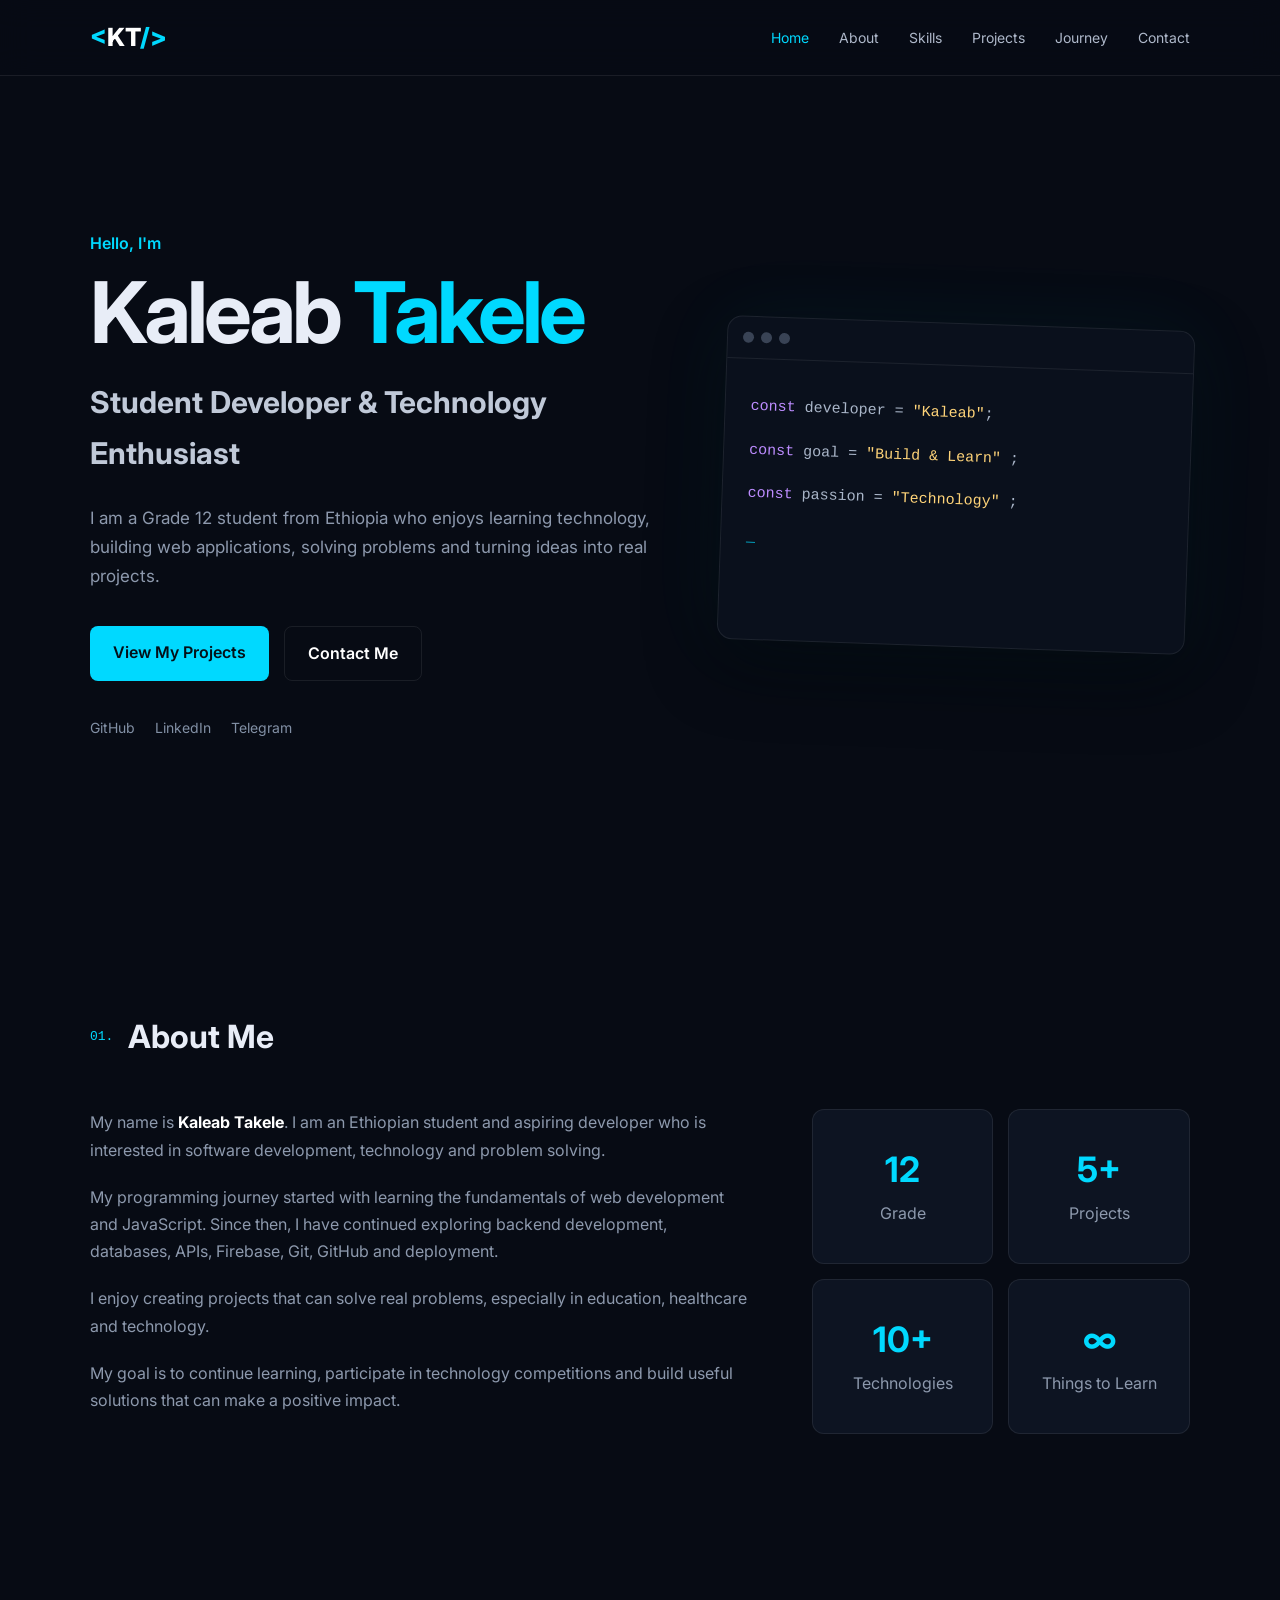
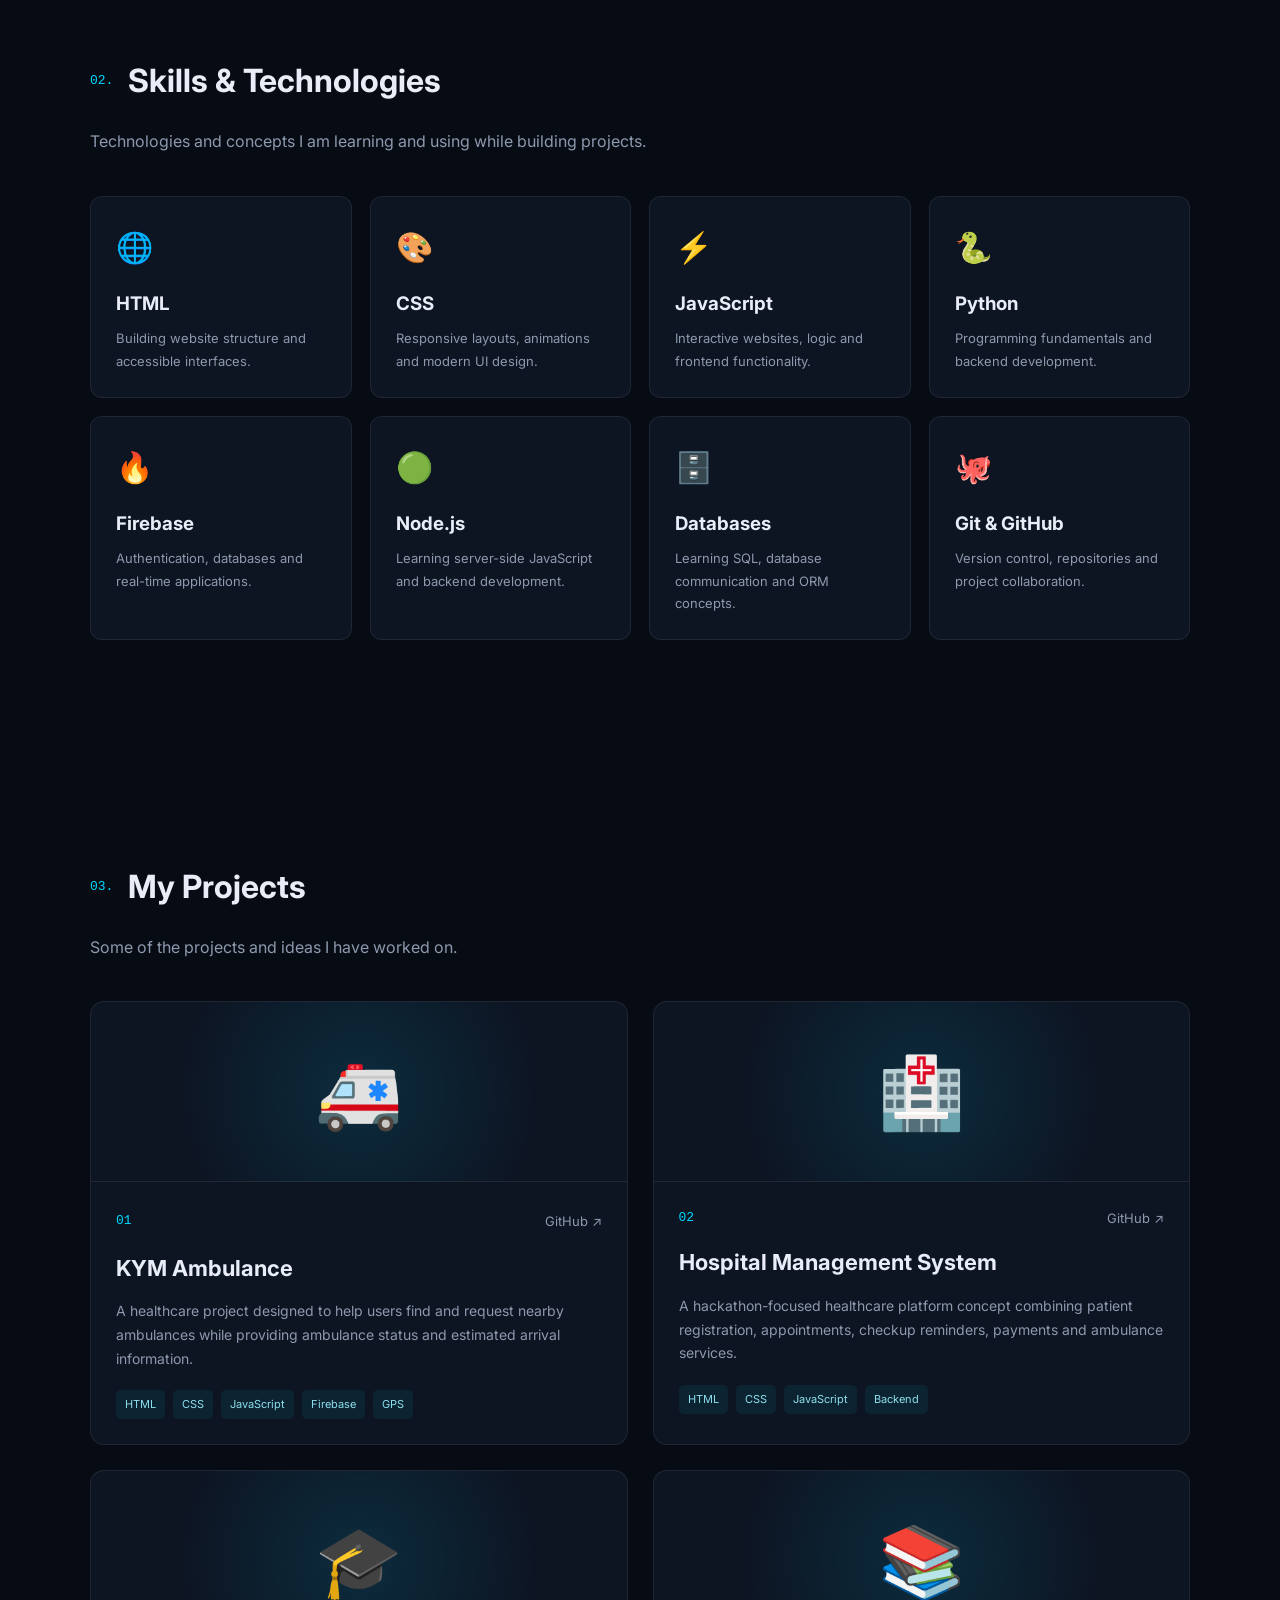
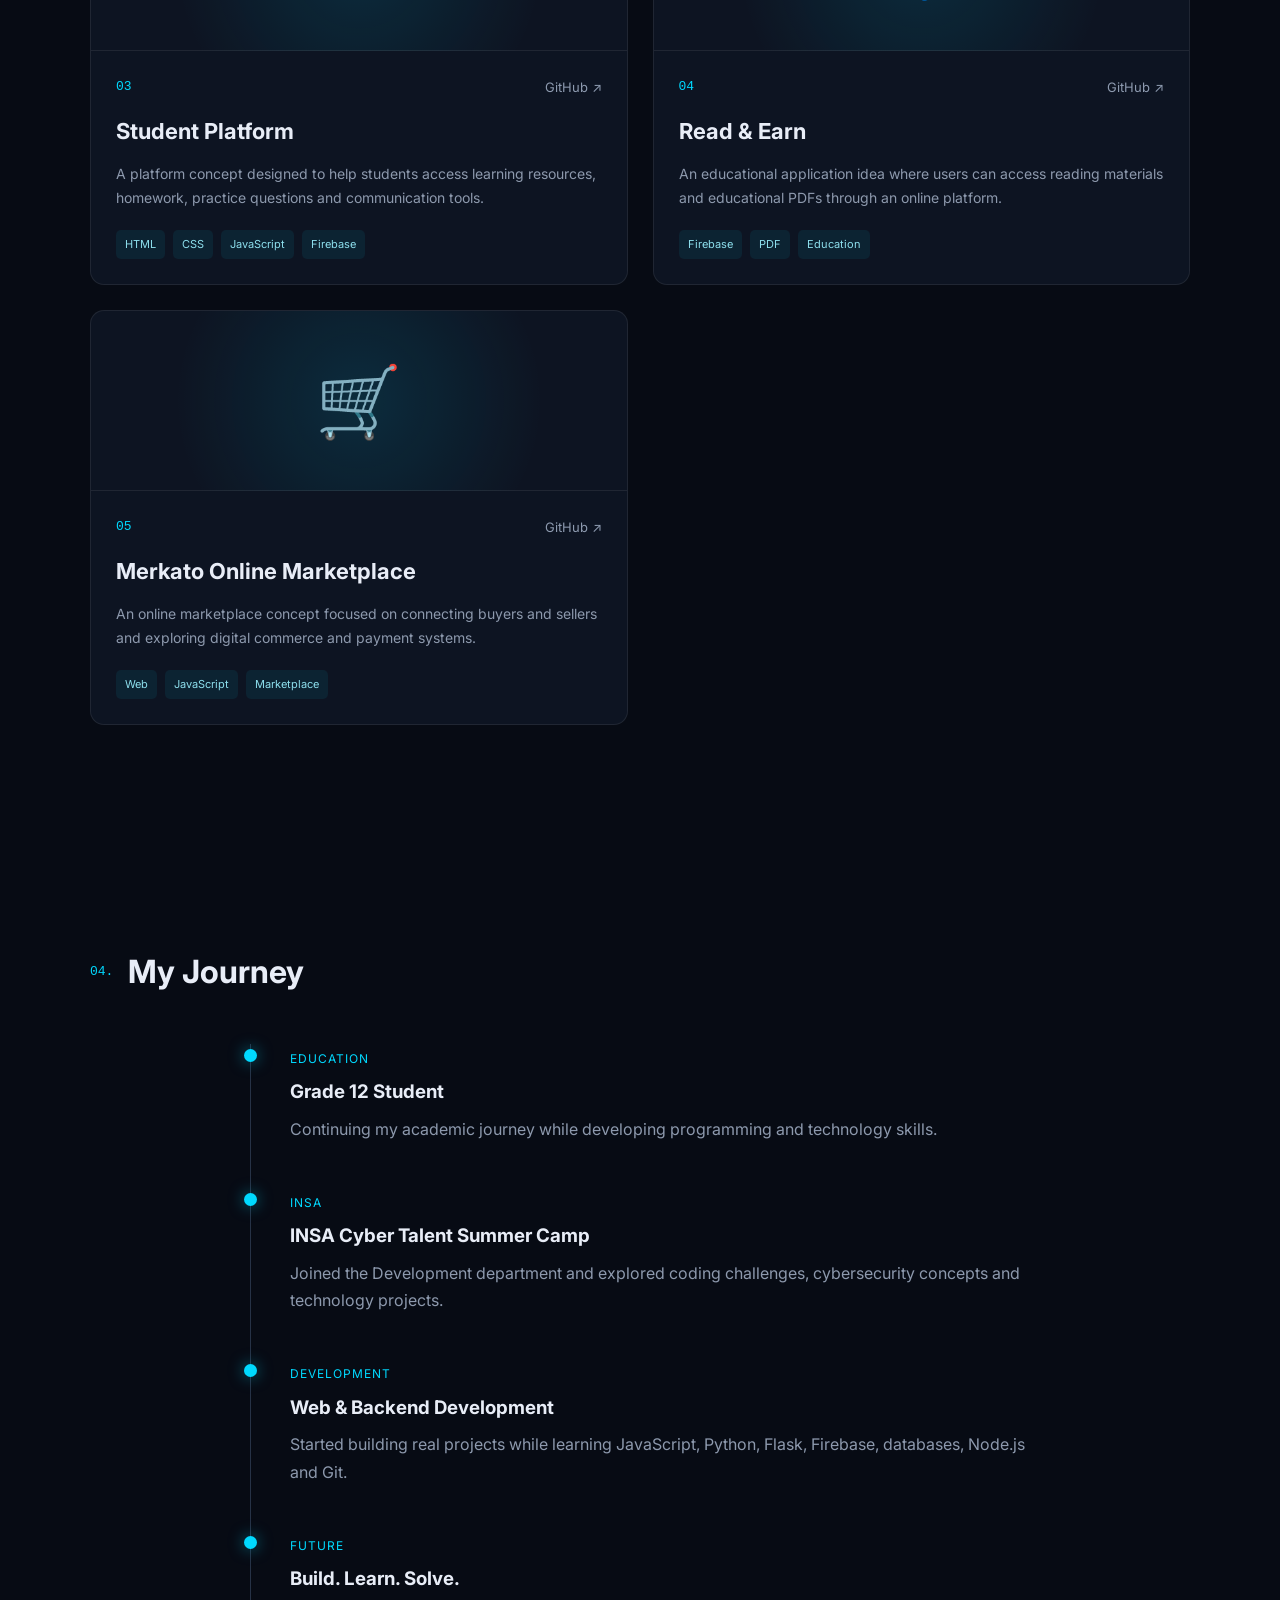
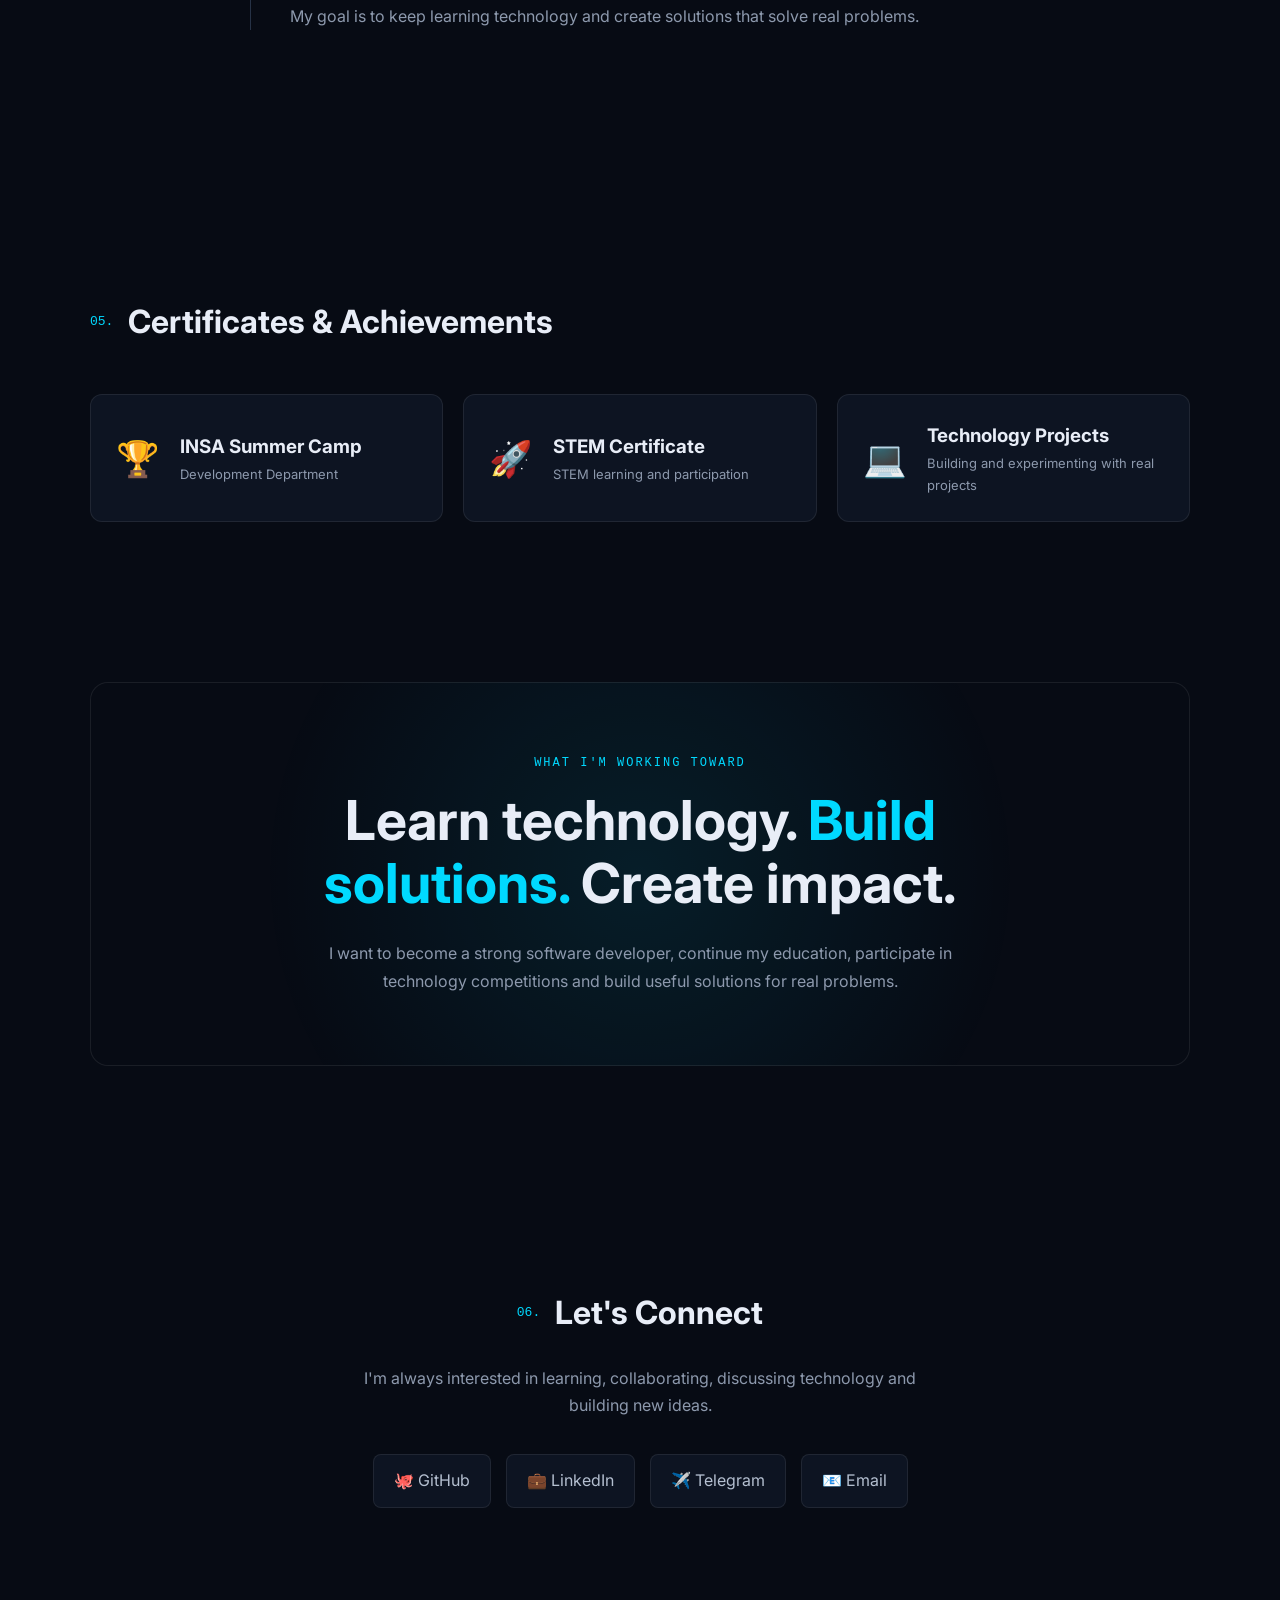
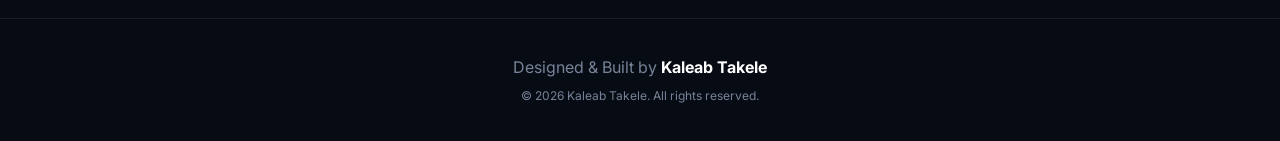
<file: index.html>
<!DOCTYPE html>
<html lang="en">
<head>
    <meta charset="UTF-8">
    <meta name="viewport" content="width=device-width, initial-scale=1.0">

    <title>Kaleab Takele | Student Developer</title>

    <meta name="description"
        content="Portfolio of Kaleab Takele — Ethiopian student, developer, technology enthusiast and builder of innovative projects.">

    <link rel="stylesheet" href="style.css">

    <!-- Google Font -->
    <link rel="preconnect" href="https://fonts.googleapis.com">
    <link rel="preconnect" href="https://fonts.gstatic.com" crossorigin>
    <link
        href="https://fonts.googleapis.com/css2?family=Inter:wght@400;500;600;700;800&display=swap"
        rel="stylesheet">
</head>

<body>

    <!-- ================= NAVBAR ================= -->

    <header class="header">

        <nav class="navbar">

            <a href="#home" class="logo">
                <span>&lt;</span>KT<span>/&gt;</span>
            </a>

            <button class="menu-btn" id="menuBtn">
                ☰
            </button>

            <ul class="nav-links" id="navLinks">
                <li><a href="#home">Home</a></li>
                <li><a href="#about">About</a></li>
                <li><a href="#skills">Skills</a></li>
                <li><a href="#projects">Projects</a></li>
                <li><a href="#education">Journey</a></li>
                <li><a href="#contact">Contact</a></li>
            </ul>

        </nav>

    </header>


    <main>

        <!-- ================= HERO ================= -->

        <section class="hero" id="home">

            <div class="hero-content">

                <p class="intro">
                    Hello, I'm
                </p>

                <h1>
                    Kaleab <span>Takele</span>
                </h1>

                <h2>
                    Student Developer & Technology Enthusiast
                </h2>

                <p class="hero-text">
                    I am a Grade 12 student from Ethiopia who enjoys
                    learning technology, building web applications,
                    solving problems and turning ideas into real projects.
                </p>

                <div class="hero-buttons">

                    <a href="#projects" class="btn primary">
                        View My Projects
                    </a>

                    <a href="#contact" class="btn secondary">
                        Contact Me
                    </a>

                </div>

                <div class="social-links">

                    <a href="https://github.com/" target="_blank">
                        GitHub
                    </a>

                    <a href="#" target="_blank">
                        LinkedIn
                    </a>

                    <a href="#" target="_blank">
                        Telegram
                    </a>

                </div>

            </div>


            <div class="hero-card">

                <div class="code-window">

                    <div class="window-top">
                        <span></span>
                        <span></span>
                        <span></span>
                    </div>

                    <div class="code">

                        <p>
                            <span class="purple">const</span>
                            developer =
                            <span class="yellow">"Kaleab"</span>;
                        </p>

                        <p>
                            <span class="purple">const</span>
                            goal =
                            <span class="yellow">
                                "Build & Learn"
                            </span>;
                        </p>

                        <p>
                            <span class="purple">const</span>
                            passion =
                            <span class="yellow">
                                "Technology"
                            </span>;
                        </p>

                        <p class="cursor">
                            _
                        </p>

                    </div>

                </div>

            </div>

        </section>


        <!-- ================= ABOUT ================= -->

        <section class="section" id="about">

            <div class="section-title">
                <span>01.</span>
                <h2>About Me</h2>
            </div>

            <div class="about-grid">

                <div class="about-text">

                    <p>
                        My name is <strong>Kaleab Takele</strong>.
                        I am an Ethiopian student and aspiring developer
                        who is interested in software development,
                        technology and problem solving.
                    </p>

                    <p>
                        My programming journey started with learning the
                        fundamentals of web development and JavaScript.
                        Since then, I have continued exploring backend
                        development, databases, APIs, Firebase, Git,
                        GitHub and deployment.
                    </p>

                    <p>
                        I enjoy creating projects that can solve real
                        problems, especially in education, healthcare
                        and technology.
                    </p>

                    <p>
                        My goal is to continue learning, participate in
                        technology competitions and build useful solutions
                        that can make a positive impact.
                    </p>

                </div>


                <div class="about-stats">

                    <div class="stat">
                        <h3>12</h3>
                        <p>Grade</p>
                    </div>

                    <div class="stat">
                        <h3>5+</h3>
                        <p>Projects</p>
                    </div>

                    <div class="stat">
                        <h3>10+</h3>
                        <p>Technologies</p>
                    </div>

                    <div class="stat">
                        <h3>∞</h3>
                        <p>Things to Learn</p>
                    </div>

                </div>

            </div>

        </section>


        <!-- ================= SKILLS ================= -->

        <section class="section skills-section" id="skills">

            <div class="section-title">
                <span>02.</span>
                <h2>Skills & Technologies</h2>
            </div>

            <p class="section-description">
                Technologies and concepts I am learning and using
                while building projects.
            </p>


            <div class="skills-grid">

                <div class="skill-card">
                    <div class="skill-icon">🌐</div>
                    <h3>HTML</h3>
                    <p>Building website structure and accessible interfaces.</p>
                </div>

                <div class="skill-card">
                    <div class="skill-icon">🎨</div>
                    <h3>CSS</h3>
                    <p>Responsive layouts, animations and modern UI design.</p>
                </div>

                <div class="skill-card">
                    <div class="skill-icon">⚡</div>
                    <h3>JavaScript</h3>
                    <p>Interactive websites, logic and frontend functionality.</p>
                </div>

                <div class="skill-card">
                    <div class="skill-icon">🐍</div>
                    <h3>Python</h3>
                    <p>Programming fundamentals and backend development.</p>
                </div>

                <div class="skill-card">
                    <div class="skill-icon">🔥</div>
                    <h3>Firebase</h3>
                    <p>Authentication, databases and real-time applications.</p>
                </div>

                <div class="skill-card">
                    <div class="skill-icon">🟢</div>
                    <h3>Node.js</h3>
                    <p>Learning server-side JavaScript and backend development.</p>
                </div>

                <div class="skill-card">
                    <div class="skill-icon">🗄️</div>
                    <h3>Databases</h3>
                    <p>Learning SQL, database communication and ORM concepts.</p>
                </div>

                <div class="skill-card">
                    <div class="skill-icon">🐙</div>
                    <h3>Git & GitHub</h3>
                    <p>Version control, repositories and project collaboration.</p>
                </div>

            </div>

        </section>


        <!-- ================= PROJECTS ================= -->

        <section class="section" id="projects">

            <div class="section-title">
                <span>03.</span>
                <h2>My Projects</h2>
            </div>

            <p class="section-description">
                Some of the projects and ideas I have worked on.
            </p>


            <div class="projects-grid">


                <!-- PROJECT 1 -->

                <article class="project-card">

                    <div class="project-image ambulance">
                        🚑
                    </div>

                    <div class="project-content">

                        <div class="project-top">
                            <span class="project-number">
                                01
                            </span>

                            <div>
                                <a href="#" target="_blank">
                                    GitHub ↗
                                </a>
                            </div>
                        </div>

                        <h3>KYM Ambulance</h3>

                        <p>
                            A healthcare project designed to help users
                            find and request nearby ambulances while
                            providing ambulance status and estimated
                            arrival information.
                        </p>

                        <div class="tags">
                            <span>HTML</span>
                            <span>CSS</span>
                            <span>JavaScript</span>
                            <span>Firebase</span>
                            <span>GPS</span>
                        </div>

                    </div>

                </article>


                <!-- PROJECT 2 -->

                <article class="project-card">

                    <div class="project-image hospital">
                        🏥
                    </div>

                    <div class="project-content">

                        <div class="project-top">

                            <span class="project-number">
                                02
                            </span>

                            <a href="#" target="_blank">
                                GitHub ↗
                            </a>

                        </div>

                        <h3>Hospital Management System</h3>

                        <p>
                            A hackathon-focused healthcare platform concept
                            combining patient registration, appointments,
                            checkup reminders, payments and ambulance
                            services.
                        </p>

                        <div class="tags">
                            <span>HTML</span>
                            <span>CSS</span>
                            <span>JavaScript</span>
                            <span>Backend</span>
                        </div>

                    </div>

                </article>


                <!-- PROJECT 3 -->

                <article class="project-card">

                    <div class="project-image student">
                        🎓
                    </div>

                    <div class="project-content">

                        <div class="project-top">

                            <span class="project-number">
                                03
                            </span>

                            <a href="#" target="_blank">
                                GitHub ↗
                            </a>

                        </div>

                        <h3>Student Platform</h3>

                        <p>
                            A platform concept designed to help students
                            access learning resources, homework, practice
                            questions and communication tools.
                        </p>

                        <div class="tags">
                            <span>HTML</span>
                            <span>CSS</span>
                            <span>JavaScript</span>
                            <span>Firebase</span>
                        </div>

                    </div>

                </article>


                <!-- PROJECT 4 -->

                <article class="project-card">

                    <div class="project-image read">
                        📚
                    </div>

                    <div class="project-content">

                        <div class="project-top">

                            <span class="project-number">
                                04
                            </span>

                            <a href="#" target="_blank">
                                GitHub ↗
                            </a>

                        </div>

                        <h3>Read & Earn</h3>

                        <p>
                            An educational application idea where users
                            can access reading materials and educational
                            PDFs through an online platform.
                        </p>

                        <div class="tags">
                            <span>Firebase</span>
                            <span>PDF</span>
                            <span>Education</span>
                        </div>

                    </div>

                </article>


                <!-- PROJECT 5 -->

                <article class="project-card">

                    <div class="project-image marketplace">
                        🛒
                    </div>

                    <div class="project-content">

                        <div class="project-top">

                            <span class="project-number">
                                05
                            </span>

                            <a href="#" target="_blank">
                                GitHub ↗
                            </a>

                        </div>

                        <h3>Merkato Online Marketplace</h3>

                        <p>
                            An online marketplace concept focused on
                            connecting buyers and sellers and exploring
                            digital commerce and payment systems.
                        </p>

                        <div class="tags">
                            <span>Web</span>
                            <span>JavaScript</span>
                            <span>Marketplace</span>
                        </div>

                    </div>

                </article>

            </div>

        </section>


        <!-- ================= JOURNEY ================= -->

        <section class="section" id="education">

            <div class="section-title">
                <span>04.</span>
                <h2>My Journey</h2>
            </div>


            <div class="timeline">

                <div class="timeline-item">

                    <div class="timeline-dot"></div>

                    <div class="timeline-content">

                        <span class="timeline-date">
                            Education
                        </span>

                        <h3>Grade 12 Student</h3>

                        <p>
                            Continuing my academic journey while developing
                            programming and technology skills.
                        </p>

                    </div>

                </div>


                <div class="timeline-item">

                    <div class="timeline-dot"></div>

                    <div class="timeline-content">

                        <span class="timeline-date">
                            INSA
                        </span>

                        <h3>INSA Cyber Talent Summer Camp</h3>

                        <p>
                            Joined the Development department and explored
                            coding challenges, cybersecurity concepts and
                            technology projects.
                        </p>

                    </div>

                </div>


                <div class="timeline-item">

                    <div class="timeline-dot"></div>

                    <div class="timeline-content">

                        <span class="timeline-date">
                            Development
                        </span>

                        <h3>Web & Backend Development</h3>

                        <p>
                            Started building real projects while learning
                            JavaScript, Python, Flask, Firebase, databases,
                            Node.js and Git.
                        </p>

                    </div>

                </div>


                <div class="timeline-item">

                    <div class="timeline-dot"></div>

                    <div class="timeline-content">

                        <span class="timeline-date">
                            Future
                        </span>

                        <h3>Build. Learn. Solve.</h3>

                        <p>
                            My goal is to keep learning technology and
                            create solutions that solve real problems.
                        </p>

                    </div>

                </div>

            </div>

        </section>


        <!-- ================= CERTIFICATES ================= -->

        <section class="section certificates">

            <div class="section-title">
                <span>05.</span>
                <h2>Certificates & Achievements</h2>
            </div>

            <div class="certificate-grid">

                <div class="certificate-card">

                    <span>🏆</span>

                    <div>
                        <h3>INSA Summer Camp</h3>
                        <p>
                            Development Department
                        </p>
                    </div>

                </div>


                <div class="certificate-card">

                    <span>🚀</span>

                    <div>
                        <h3>STEM Certificate</h3>
                        <p>
                            STEM learning and participation
                        </p>
                    </div>

                </div>


                <div class="certificate-card">

                    <span>💻</span>

                    <div>
                        <h3>Technology Projects</h3>
                        <p>
                            Building and experimenting with real projects
                        </p>
                    </div>

                </div>

            </div>

        </section>


        <!-- ================= GOALS ================= -->

        <section class="section goals">

            <div class="goal-box">

                <p class="small-title">
                    WHAT I'M WORKING TOWARD
                </p>

                <h2>
                    Learn technology.
                    <span>Build solutions.</span>
                    Create impact.
                </h2>

                <p>
                    I want to become a strong software developer,
                    continue my education, participate in technology
                    competitions and build useful solutions for real
                    problems.
                </p>

            </div>

        </section>


        <!-- ================= CONTACT ================= -->

        <section class="section contact" id="contact">

            <div class="section-title">
                <span>06.</span>
                <h2>Let's Connect</h2>
            </div>

            <p class="contact-text">
                I'm always interested in learning, collaborating,
                discussing technology and building new ideas.
            </p>


            <div class="contact-links">

                <a href="https://github.com/" target="_blank">
                    <span>🐙</span>
                    GitHub
                </a>

                <a href="#" target="_blank">
                    <span>💼</span>
                    LinkedIn
                </a>

                <a href="#" target="_blank">
                    <span>✈️</span>
                    Telegram
                </a>

                <a href="mailto:your-email@example.com">
                    <span>📧</span>
                    Email
                </a>

            </div>

        </section>

    </main>


    <!-- ================= FOOTER ================= -->

    <footer>

        <p>
            Designed & Built by
            <strong>Kaleab Takele</strong>
        </p>

        <p class="footer-small">
            © <span id="year"></span> Kaleab Takele. All rights reserved.
        </p>

    </footer>


    <button id="topBtn" class="top-btn">
        ↑
    </button>


    <script src="script.js"></script>

</body>
</html>
</file>
<file: style.css>
/* =========================
   GLOBAL
========================= */

* {
    margin: 0;
    padding: 0;
    box-sizing: border-box;
}

html {
    scroll-behavior: smooth;
}

body {
    font-family: "Inter", sans-serif;
    background: #070b14;
    color: #e8edf7;
    line-height: 1.7;
}

a {
    color: inherit;
    text-decoration: none;
}

button {
    font-family: inherit;
}

::selection {
    background: #00d9ff;
    color: #050810;
}


/* =========================
   VARIABLES
========================= */

:root {
    --background: #070b14;
    --card: #0d1422;
    --card-light: #111b2c;
    --text: #e8edf7;
    --muted: #8d99ad;
    --blue: #00d9ff;
    --blue-dark: #008fb3;
    --purple: #8b7cff;
    --border: rgba(255, 255, 255, 0.08);
}


/* =========================
   HEADER
========================= */

.header {
    position: fixed;
    top: 0;
    width: 100%;
    z-index: 1000;

    background: rgba(7, 11, 20, 0.75);
    backdrop-filter: blur(15px);

    border-bottom: 1px solid var(--border);
}

.navbar {
    max-width: 1150px;
    margin: auto;

    height: 75px;

    padding: 0 25px;

    display: flex;
    align-items: center;
    justify-content: space-between;
}

.logo {
    font-size: 25px;
    font-weight: 800;
    color: white;
}

.logo span {
    color: var(--blue);
}

.nav-links {
    list-style: none;

    display: flex;
    gap: 30px;
}

.nav-links a {
    color: #aeb8ca;
    font-size: 14px;

    transition: 0.3s;
}

.nav-links a:hover {
    color: var(--blue);
}

.menu-btn {
    display: none;

    background: transparent;
    border: none;

    color: white;
    font-size: 27px;

    cursor: pointer;
}


/* =========================
   HERO
========================= */

.hero {
    min-height: 100vh;

    max-width: 1150px;
    margin: auto;

    padding: 150px 25px 80px;

    display: grid;
    grid-template-columns: 1.1fr 0.9fr;

    align-items: center;
    gap: 60px;
}

.intro {
    color: var(--blue);
    font-size: 16px;
    font-weight: 600;

    margin-bottom: 10px;
}

.hero h1 {
    font-size: clamp(50px, 7vw, 85px);

    line-height: 1.05;

    margin-bottom: 20px;

    letter-spacing: -4px;
}

.hero h1 span {
    color: var(--blue);
}

.hero h2 {
    color: #c0c9d8;

    font-size: clamp(20px, 3vw, 30px);

    margin-bottom: 25px;
}

.hero-text {
    max-width: 650px;

    color: var(--muted);

    font-size: 17px;
}

.hero-buttons {
    display: flex;
    gap: 15px;

    margin-top: 35px;
}

.btn {
    padding: 13px 23px;

    border-radius: 8px;

    font-weight: 600;

    transition: 0.3s;
}

.primary {
    background: var(--blue);
    color: #041018;
}

.primary:hover {
    transform: translateY(-3px);

    box-shadow: 0 10px 30px rgba(0, 217, 255, 0.25);
}

.secondary {
    border: 1px solid var(--border);
    color: white;
}

.secondary:hover {
    border-color: var(--blue);
    color: var(--blue);
}

.social-links {
    display: flex;
    gap: 20px;

    margin-top: 35px;
}

.social-links a {
    color: #8290a5;

    font-size: 14px;

    transition: 0.3s;
}

.social-links a:hover {
    color: var(--blue);
}


/* =========================
   CODE WINDOW
========================= */

.hero-card {
    display: flex;
    justify-content: center;
}

.code-window {
    width: 100%;
    max-width: 470px;

    background: #0a101c;

    border: 1px solid var(--border);

    border-radius: 15px;

    overflow: hidden;

    box-shadow:
        0 25px 70px rgba(0, 0, 0, 0.4),
        0 0 80px rgba(0, 217, 255, 0.06);

    transform: rotate(2deg);

    transition: 0.4s;
}

.code-window:hover {
    transform: rotate(0deg) translateY(-5px);
}

.window-top {
    height: 42px;

    display: flex;
    align-items: center;

    gap: 7px;

    padding: 0 15px;

    border-bottom: 1px solid var(--border);
}

.window-top span {
    width: 11px;
    height: 11px;

    border-radius: 50%;

    background: #394355;
}

.code {
    padding: 35px 25px;

    min-height: 280px;

    font-family: monospace;

    color: #aab6c9;

    font-size: 15px;
}

.code p {
    margin-bottom: 18px;
}

.purple {
    color: #bd8cff;
}

.yellow {
    color: #ffd479;
}

.cursor {
    color: var(--blue);

    animation: blink 1s infinite;
}

@keyframes blink {
    50% {
        opacity: 0;
    }
}


/* =========================
   SECTION
========================= */

.section {
    max-width: 1150px;
    margin: auto;

    padding: 110px 25px;
}

.section-title {
    display: flex;
    align-items: center;
    gap: 15px;

    margin-bottom: 45px;
}

.section-title span {
    color: var(--blue);

    font-family: monospace;
}

.section-title h2 {
    font-size: 32px;
}

.section-description {
    color: var(--muted);

    max-width: 650px;

    margin-top: -25px;
    margin-bottom: 40px;
}


/* =========================
   ABOUT
========================= */

.about-grid {
    display: grid;

    grid-template-columns: 1.4fr 0.8fr;

    gap: 60px;
}

.about-text p {
    color: var(--muted);

    margin-bottom: 20px;

    font-size: 16px;
}

.about-text strong {
    color: white;
}

.about-stats {
    display: grid;

    grid-template-columns: 1fr 1fr;

    gap: 15px;
}

.stat {
    background: var(--card);

    border: 1px solid var(--border);

    border-radius: 12px;

    padding: 30px 20px;

    text-align: center;

    transition: 0.3s;
}

.stat:hover {
    transform: translateY(-5px);

    border-color: rgba(0, 217, 255, 0.3);
}

.stat h3 {
    color: var(--blue);

    font-size: 35px;
}

.stat p {
    color: var(--muted);
}


/* =========================
   SKILLS
========================= */

.skills-grid {
    display: grid;

    grid-template-columns: repeat(4, 1fr);

    gap: 18px;
}

.skill-card {
    background: var(--card);

    border: 1px solid var(--border);

    border-radius: 12px;

    padding: 25px;

    transition: 0.3s;
}

.skill-card:hover {
    transform: translateY(-6px);

    border-color: rgba(0, 217, 255, 0.4);

    background: var(--card-light);
}

.skill-icon {
    font-size: 30px;

    margin-bottom: 15px;
}

.skill-card h3 {
    margin-bottom: 8px;
}

.skill-card p {
    color: var(--muted);

    font-size: 13px;
}


/* =========================
   PROJECTS
========================= */

.projects-grid {
    display: grid;

    grid-template-columns: repeat(2, 1fr);

    gap: 25px;
}

.project-card {
    background: var(--card);

    border: 1px solid var(--border);

    border-radius: 14px;

    overflow: hidden;

    transition: 0.3s;
}

.project-card:hover {
    transform: translateY(-7px);

    border-color: rgba(0, 217, 255, 0.35);
}

.project-image {
    height: 180px;

    display: flex;
    align-items: center;
    justify-content: center;

    font-size: 70px;

    background:
        radial-gradient(circle at center,
        rgba(0, 217, 255, 0.12),
        transparent 65%);

    border-bottom: 1px solid var(--border);
}

.project-content {
    padding: 25px;
}

.project-top {
    display: flex;
    align-items: center;
    justify-content: space-between;

    margin-bottom: 15px;
}

.project-number {
    color: var(--blue);

    font-family: monospace;
}

.project-top a {
    color: #8d9aaf;

    font-size: 13px;
}

.project-top a:hover {
    color: var(--blue);
}

.project-content h3 {
    font-size: 22px;

    margin-bottom: 12px;
}

.project-content p {
    color: var(--muted);

    font-size: 14px;

    margin-bottom: 20px;
}

.tags {
    display: flex;
    flex-wrap: wrap;

    gap: 8px;
}

.tags span {
    padding: 5px 9px;

    border-radius: 5px;

    background: rgba(0, 217, 255, 0.07);

    color: #8ddfed;

    font-size: 11px;
}


/* =========================
   TIMELINE
========================= */

.timeline {
    position: relative;

    max-width: 800px;

    margin: auto;
}

.timeline::before {
    content: "";

    position: absolute;

    left: 10px;
    top: 0;
    bottom: 0;

    width: 1px;

    background: #263246;
}

.timeline-item {
    position: relative;

    padding-left: 50px;

    margin-bottom: 45px;
}

.timeline-dot {
    position: absolute;

    left: 4px;
    top: 5px;

    width: 13px;
    height: 13px;

    border-radius: 50%;

    background: var(--blue);

    box-shadow: 0 0 15px rgba(0, 217, 255, 0.5);
}

.timeline-date {
    color: var(--blue);

    font-size: 12px;

    text-transform: uppercase;

    letter-spacing: 1px;
}

.timeline-content h3 {
    margin: 5px 0 8px;
}

.timeline-content p {
    color: var(--muted);
}


/* =========================
   CERTIFICATES
========================= */

.certificate-grid {
    display: grid;

    grid-template-columns: repeat(3, 1fr);

    gap: 20px;
}

.certificate-card {
    display: flex;

    align-items: center;

    gap: 20px;

    padding: 25px;

    background: var(--card);

    border: 1px solid var(--border);

    border-radius: 12px;
}

.certificate-card > span {
    font-size: 35px;
}

.certificate-card p {
    color: var(--muted);

    font-size: 13px;
}


/* =========================
   GOALS
========================= */

.goals {
    padding-top: 50px;
}

.goal-box {
    text-align: center;

    padding: 70px 30px;

    background:
        radial-gradient(
            circle at center,
            rgba(0, 217, 255, 0.09),
            transparent 65%
        );

    border: 1px solid var(--border);

    border-radius: 18px;
}

.small-title {
    color: var(--blue);

    font-family: monospace;

    font-size: 12px;

    letter-spacing: 2px;

    margin-bottom: 15px;
}

.goal-box h2 {
    max-width: 800px;

    margin: auto;

    font-size: clamp(35px, 5vw, 55px);

    line-height: 1.15;
}

.goal-box h2 span {
    color: var(--blue);
}

.goal-box > p:last-child {
    max-width: 650px;

    margin: 25px auto 0;

    color: var(--muted);
}


/* =========================
   CONTACT
========================= */

.contact {
    text-align: center;
}

.contact .section-title {
    justify-content: center;
}

.contact-text {
    color: var(--muted);

    max-width: 600px;

    margin: -20px auto 35px;
}

.contact-links {
    display: flex;

    justify-content: center;

    flex-wrap: wrap;

    gap: 15px;
}

.contact-links a {
    padding: 12px 20px;

    background: var(--card);

    border: 1px solid var(--border);

    border-radius: 8px;

    color: #b4bfd0;

    transition: 0.3s;
}

.contact-links a:hover {
    color: var(--blue);

    border-color: var(--blue);

    transform: translateY(-3px);
}


/* =========================
   FOOTER
========================= */

footer {
    text-align: center;

    padding: 35px 20px;

    border-top: 1px solid var(--border);

    color: #778398;
}

footer strong {
    color: white;
}

.footer-small {
    margin-top: 5px;

    font-size: 12px;
}


/* =========================
   BACK TO TOP
========================= */

.top-btn {
    position: fixed;

    right: 25px;
    bottom: 25px;

    width: 45px;
    height: 45px;

    border-radius: 50%;

    border: 1px solid var(--border);

    background: var(--card);

    color: var(--blue);

    font-size: 20px;

    cursor: pointer;

    opacity: 0;
    visibility: hidden;

    transition: 0.3s;

    z-index: 999;
}

.top-btn.show {
    opacity: 1;

    visibility: visible;
}

.top-btn:hover {
    background: var(--blue);

    color: #071019;
}


/* =========================
   RESPONSIVE
========================= */

@media (max-width: 900px) {

    .hero {
        grid-template-columns: 1fr;

        padding-top: 130px;
    }

    .hero-card {
        max-width: 600px;
    }

    .skills-grid {
        grid-template-columns: repeat(2, 1fr);
    }

    .certificate-grid {
        grid-template-columns: 1fr;
    }

    .about-grid {
        grid-template-columns: 1fr;
    }

}


@media (max-width: 700px) {

    .menu-btn {
        display: block;
    }

    .nav-links {
        position: absolute;

        top: 75px;
        left: 0;

        width: 100%;

        padding: 20px;

        background: #080d17;

        border-bottom: 1px solid var(--border);

        flex-direction: column;

        gap: 20px;

        transform: translateY(-150%);

        transition: 0.3s;
    }

    .nav-links.active {
        transform: translateY(0);
    }

    .projects-grid {
        grid-template-columns: 1fr;
    }

    .skills-grid {
        grid-template-columns: 1fr;
    }

    .hero h1 {
        letter-spacing: -2px;
    }

    .hero-buttons {
        flex-direction: column;
    }

    .btn {
        text-align: center;
    }

}


@media (max-width: 450px) {

    .section {
        padding: 80px 20px;
    }

    .hero {
        padding-left: 20px;
        padding-right: 20px;
    }

    .about-stats {
        grid-template-columns: 1fr;
    }

    .code {
        font-size: 12px;
    }

}

/* =========================
   SCROLL REVEAL
========================= */

.reveal {
    opacity: 0;
    transform: translateY(25px);

    transition:
        opacity 0.7s ease,
        transform 0.7s ease;
}

.reveal.visible {
    opacity: 1;
    transform: translateY(0);
}

.nav-links a.active {
    color: var(--blue);
}
</file>
